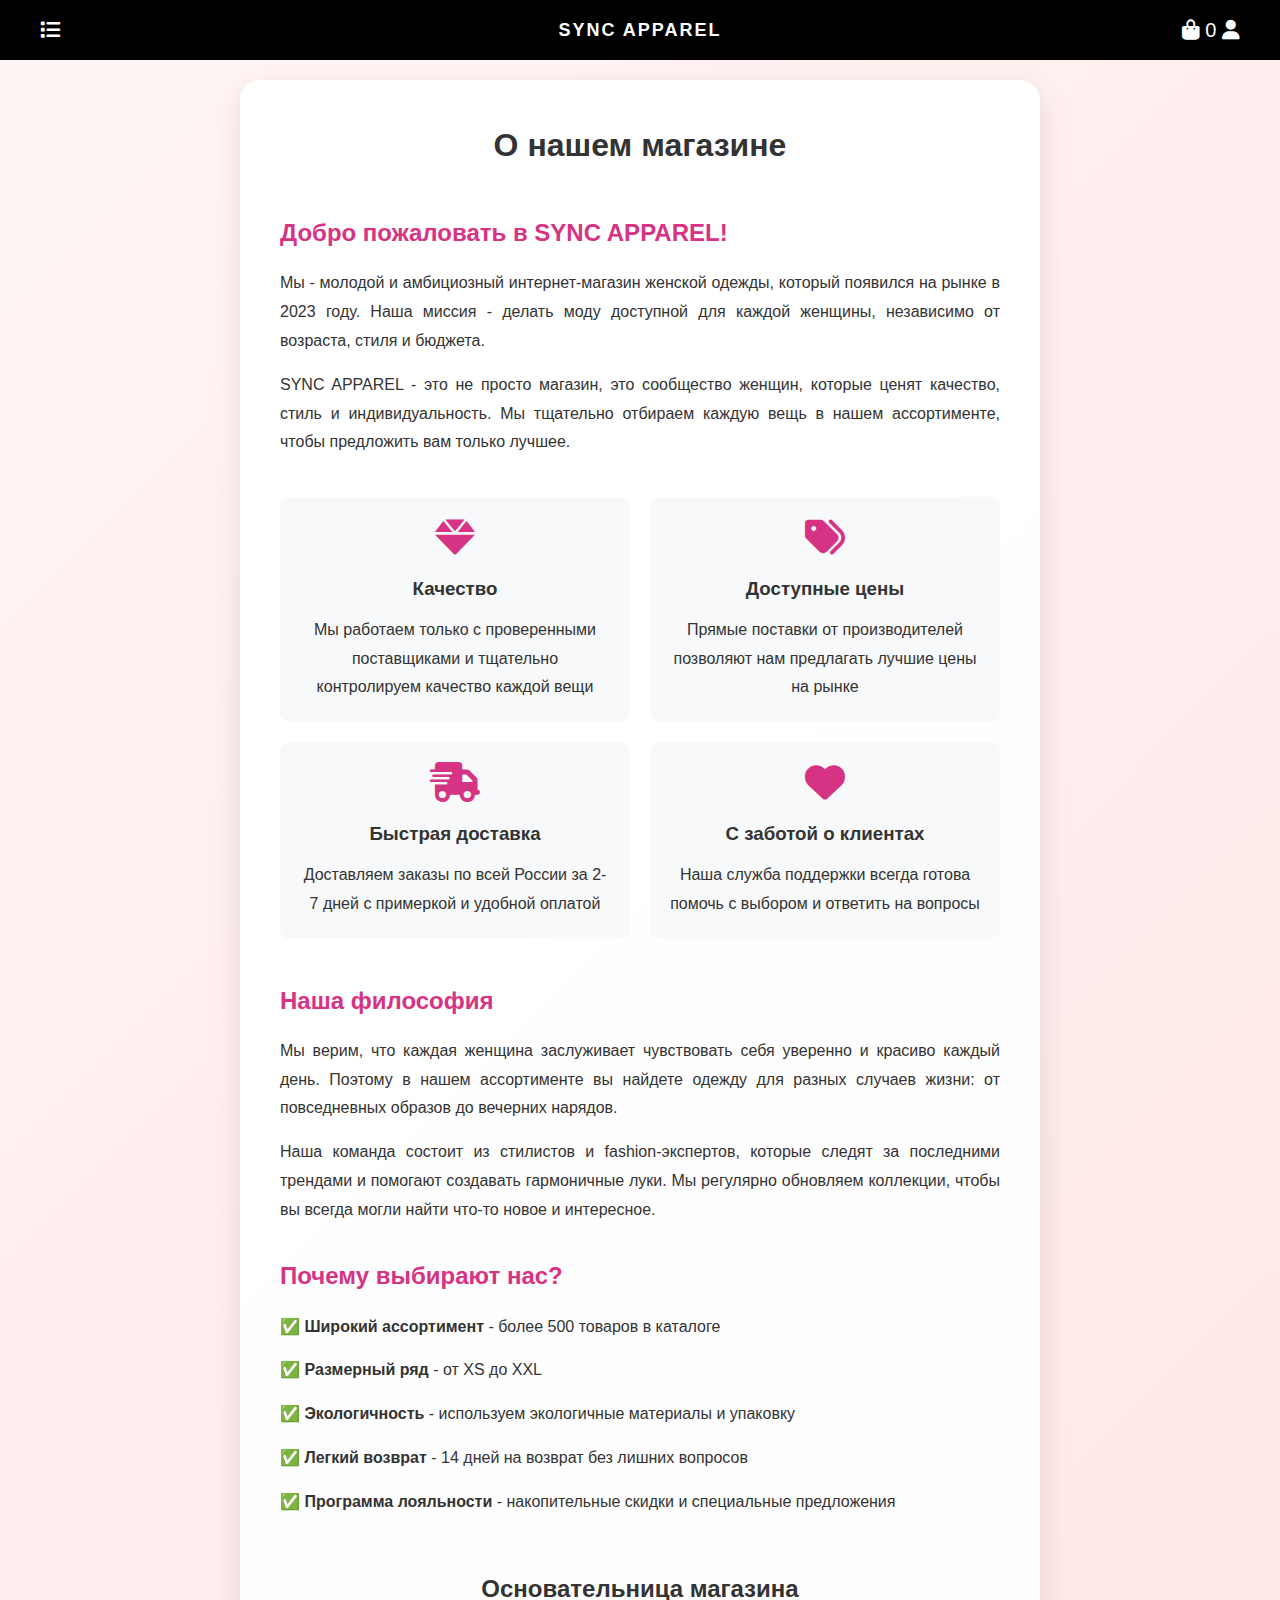
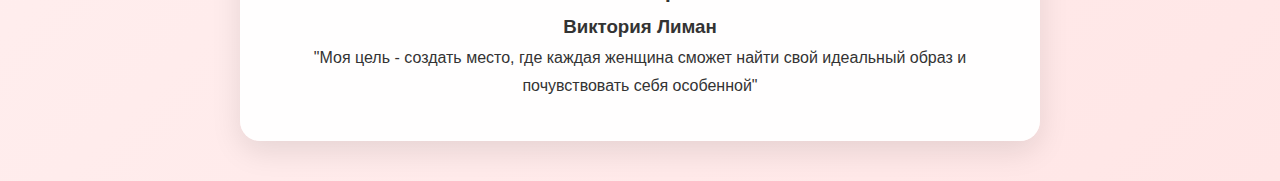
<file: SYNC APPAREL/templates/about.html>
<!DOCTYPE html>
<html lang="ru">
<head>
    <meta charset="UTF-8">
    <meta name="viewport" content="width=device-width, initial-scale=1.0">
    <title>О нас - SYNC APPAREL</title>
    <link rel="stylesheet" href="https://cdnjs.cloudflare.com/ajax/libs/font-awesome/6.0.0/css/all.min.css">
    <style>
        * {
            margin: 0;
            padding: 0;
            box-sizing: border-box;
        }
        
        body {
            font-family: Arial, sans-serif;
            background: linear-gradient(135deg, #fff5f5 0%, #ffe6e6 100%);
            color: #333;
            line-height: 1.6;
        }
        
        .header {
            display: flex;
            justify-content: space-between;
            align-items: center;
            padding: 15px 40px;
            background-color: #000000;
            color: white;
            font-size: 16px;
            height: 60px;
            position: fixed;
            top: 0;
            left: 0;
            right: 0;
            z-index: 1000;
        }
        
        .header-center {
            position: absolute;
            left: 50%;
            transform: translateX(-50%);
            font-size: 18px;
            font-weight: bold;
            letter-spacing: 2px;
        }
        
        .header-center a {
            color: white;
            text-decoration: none;
        }
        
        .header-icon {
            color: white;
            text-decoration: none;
            font-size: 20px;
        }
        
        .about-container {
            max-width: 800px;
            margin: 80px auto 40px;
            padding: 40px;
            background: rgba(255, 255, 255, 0.95);
            border-radius: 20px;
            box-shadow: 0 10px 30px rgba(0,0,0,0.1);
        }
        
        .page-title {
            text-align: center;
            font-size: 32px;
            margin-bottom: 40px;
            color: #333;
        }
        
        .about-content {
            line-height: 1.8;
        }
        
        .about-section {
            margin-bottom: 30px;
        }
        
        .about-section h2 {
            color: #d63384;
            margin-bottom: 15px;
            font-size: 24px;
        }
        
        .about-section p {
            margin-bottom: 15px;
            text-align: justify;
        }
        
        .features {
            display: grid;
            grid-template-columns: repeat(auto-fit, minmax(250px, 1fr));
            gap: 20px;
            margin: 40px 0;
        }
        
        .feature {
            text-align: center;
            padding: 20px;
            background: #f8f9fa;
            border-radius: 10px;
        }
        
        .feature i {
            font-size: 40px;
            color: #d63384;
            margin-bottom: 15px;
        }
        
        .feature h3 {
            margin-bottom: 10px;
            color: #333;
        }
        
        .team {
            text-align: center;
            margin-top: 50px;
        }
        
        .team-member {
            display: inline-block;
            margin: 0 20px;
            text-align: center;
        }
        
        .team-member i {
            font-size: 60px;
            color: #d63384;
            margin-bottom: 10px;
        }
    </style>
</head>
<body>
    <div class="header">
        <div class="header-left">
            <a href="/catalog" class="header-icon">
                <i class="fas fa-list"></i>
            </a>
        </div>
        
        <div class="header-center">
            <a href="/">SYNC APPAREL</a>
        </div>
        
        <div class="header-right">
            <a href="/cart" class="header-icon">
                <i class="fas fa-shopping-bag"></i>
                <span class="cart-count">0</span>
</a>
            <a href="/profile" class="header-icon">
                <i class="fas fa-user"></i>
            </a>
        </div>
    </div>
    
    <!-- О нас -->
    <div class="about-container">
        <h1 class="page-title">О нашем магазине</h1>
        
        <div class="about-content">
            <div class="about-section">
                <h2>Добро пожаловать в SYNC APPAREL!</h2>
                <p>Мы - молодой и амбициозный интернет-магазин женской одежды, который появился на рынке в 2023 году. Наша миссия - делать моду доступной для каждой женщины, независимо от возраста, стиля и бюджета.</p>
                <p>SYNC APPAREL - это не просто магазин, это сообщество женщин, которые ценят качество, стиль и индивидуальность. Мы тщательно отбираем каждую вещь в нашем ассортименте, чтобы предложить вам только лучшее.</p>
            </div>
            
            <div class="features">
                <div class="feature">
                    <i class="fas fa-gem"></i>
                    <h3>Качество</h3>
                    <p>Мы работаем только с проверенными поставщиками и тщательно контролируем качество каждой вещи</p>
                </div>
                <div class="feature">
                    <i class="fas fa-tags"></i>
                    <h3>Доступные цены</h3>
                    <p>Прямые поставки от производителей позволяют нам предлагать лучшие цены на рынке</p>
                </div>
                <div class="feature">
                    <i class="fas fa-shipping-fast"></i>
                    <h3>Быстрая доставка</h3>
                    <p>Доставляем заказы по всей России за 2-7 дней с примеркой и удобной оплатой</p>
                </div>
                <div class="feature">
                    <i class="fas fa-heart"></i>
                    <h3>С заботой о клиентах</h3>
                    <p>Наша служба поддержки всегда готова помочь с выбором и ответить на вопросы</p>
                </div>
            </div>
            
            <div class="about-section">
                <h2>Наша философия</h2>
                <p>Мы верим, что каждая женщина заслуживает чувствовать себя уверенно и красиво каждый день. Поэтому в нашем ассортименте вы найдете одежду для разных случаев жизни: от повседневных образов до вечерних нарядов.</p>
                <p>Наша команда состоит из стилистов и fashion-экспертов, которые следят за последними трендами и помогают создавать гармоничные луки. Мы регулярно обновляем коллекции, чтобы вы всегда могли найти что-то новое и интересное.</p>
            </div>
            
            <div class="about-section">
                <h2>Почему выбирают нас?</h2>
                <p>✅ <strong>Широкий ассортимент</strong> - более 500 товаров в каталоге</p>
                <p>✅ <strong>Размерный ряд</strong> - от XS до XXL</p>
                <p>✅ <strong>Экологичность</strong> - используем экологичные материалы и упаковку</p>
                <p>✅ <strong>Легкий возврат</strong> - 14 дней на возврат без лишних вопросов</p>
                <p>✅ <strong>Программа лояльности</strong> - накопительные скидки и специальные предложения</p>
            </div>
            
            <div class="team">
                <h2>Основательница магазина</h2>
                <div class="team-member">
                    <h3>Виктория Лиман</h3>
                    <p>"Моя цель - создать место, где каждая женщина сможет найти свой идеальный образ и почувствовать себя особенной"</p>
                </div>
            </div>
        </div>
    </div>
</body>
</html>
</file>
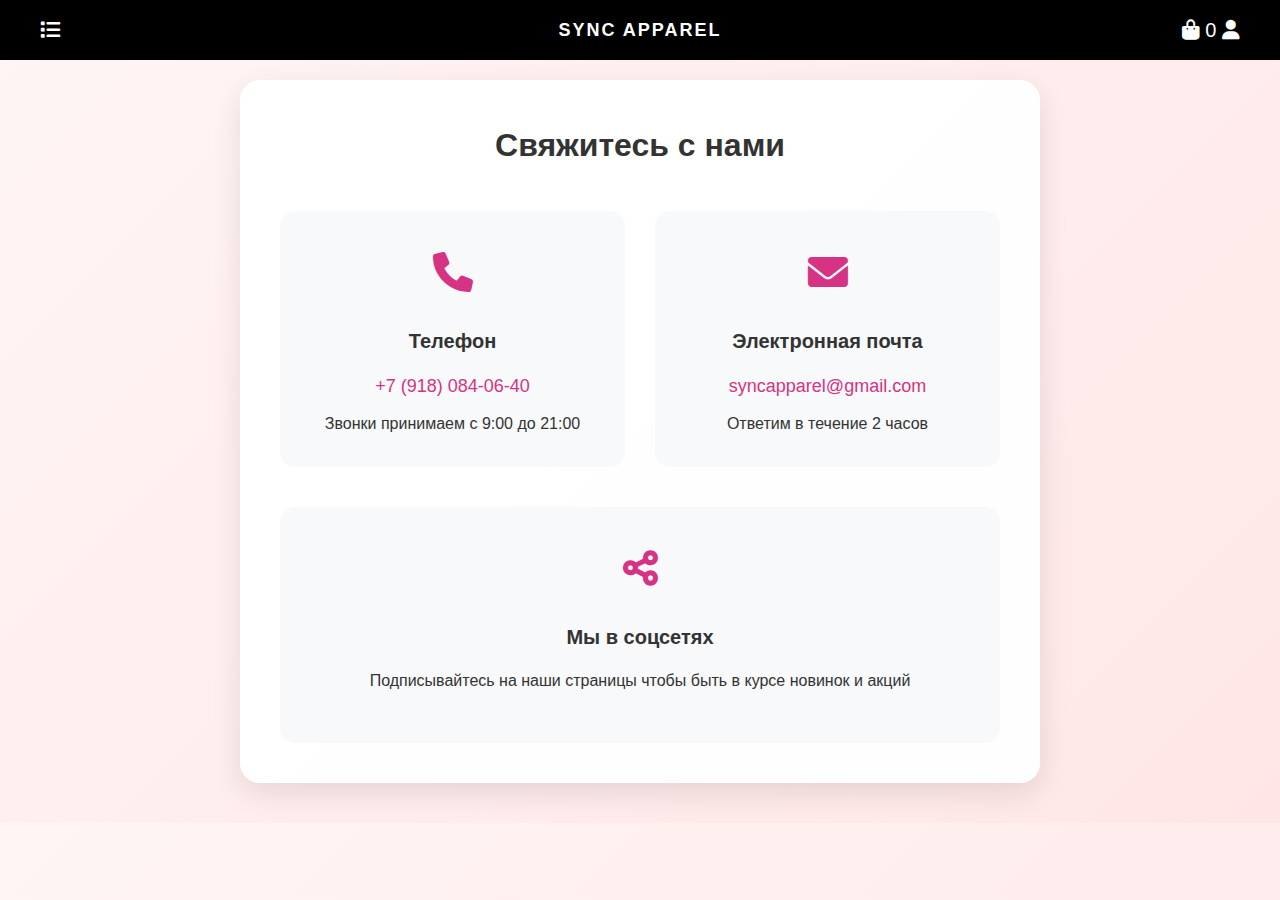
<file: SYNC APPAREL/templates/contacts.html>
<!DOCTYPE html>
<html lang="ru">
<head>
    <meta charset="UTF-8">
    <meta name="viewport" content="width=device-width, initial-scale=1.0">
    <title>Контакты - SYNC APPAREL</title>
    <link rel="stylesheet" href="https://cdnjs.cloudflare.com/ajax/libs/font-awesome/6.0.0/css/all.min.css">
    <style>
        * {
            margin: 0;
            padding: 0;
            box-sizing: border-box;
        }
        
        body {
            font-family: Arial, sans-serif;
            background: linear-gradient(135deg, #fff5f5 0%, #ffe6e6 100%);
            color: #333;
            line-height: 1.6;
        }
        
        .header {
            display: flex;
            justify-content: space-between;
            align-items: center;
            padding: 15px 40px;
            background-color: #000000;
            color: white;
            font-size: 16px;
            height: 60px;
            position: fixed;
            top: 0;
            left: 0;
            right: 0;
            z-index: 1000;
        }
        
        .header-center {
            position: absolute;
            left: 50%;
            transform: translateX(-50%);
            font-size: 18px;
            font-weight: bold;
            letter-spacing: 2px;
        }
        
        .header-center a {
            color: white;
            text-decoration: none;
        }
        
        .header-icon {
            color: white;
            text-decoration: none;
            font-size: 20px;
        }
        
        .contacts-container {
            max-width: 800px;
            margin: 80px auto 40px;
            padding: 40px;
            background: rgba(255, 255, 255, 0.95);
            border-radius: 20px;
            box-shadow: 0 10px 30px rgba(0,0,0,0.1);
        }
        
        .page-title {
            text-align: center;
            font-size: 32px;
            margin-bottom: 40px;
            color: #333;
        }
        
        .contact-info {
            display: grid;
            grid-template-columns: repeat(auto-fit, minmax(300px, 1fr));
            gap: 30px;
            margin-bottom: 40px;
        }
        
        .contact-card {
            background: #f8f9fa;
            padding: 30px;
            border-radius: 15px;
            text-align: center;
            transition: transform 0.3s ease;
        }
        
        .contact-card:hover {
            transform: translateY(-5px);
        }
        
        .contact-icon {
            font-size: 40px;
            color: #d63384;
            margin-bottom: 20px;
        }
        
        .contact-title {
            font-size: 20px;
            font-weight: bold;
            margin-bottom: 15px;
            color: #333;
        }
        
        .contact-detail {
            font-size: 18px;
            margin-bottom: 10px;
            color: #555;
        }
        
        .contact-link {
            color: #d63384;
            text-decoration: none;
            transition: color 0.3s ease;
        }
        
        .contact-link:hover {
            color: #a51c5c;
            text-decoration: underline;
        }
        
        .social-links {
            display: flex;
            justify-content: center;
            gap: 20px;
            margin-top: 20px;
        }
        
        .social-link {
            display: flex;
            align-items: center;
            justify-content: center;
            width: 50px;
            height: 50px;
            background: #000;
            color: white;
            border-radius: 50%;
            text-decoration: none;
            font-size: 20px;
            transition: all 0.3s ease;
        }
        
        .social-link:hover {
            transform: scale(1.1);
            background: #d63384;
        }
.telegram { background: #0088cc; }
        .vk { background: #0077ff; }
        
        .working-hours {
            background: #f8f9fa;
            padding: 25px;
            border-radius: 15px;
            margin-top: 30px;
        }
        
        .working-hours h3 {
            text-align: center;
            margin-bottom: 15px;
            color: #333;
        }
        
        .hours-list {
            list-style: none;
        }
        
        .hours-list li {
            display: flex;
            justify-content: space-between;
            padding: 8px 0;
            border-bottom: 1px solid #eee;
        }
        
        .hours-list li:last-child {
            border-bottom: none;
        }
        
        .day {
            font-weight: bold;
        }
        
        .time {
            color: #d63384;
        }
        
        .support-info {
            text-align: center;
            margin-top: 40px;
            padding: 20px;
            background: linear-gradient(135deg, #fff5f5, #ffe6e6);
            border-radius: 15px;
        }
        
        .support-info p {
            margin-bottom: 10px;
        }
    </style>
</head>
<body>
    <!-- Черная верхняя полоска -->
    <div class="header">
        <div class="header-left">
            <a href="/catalog" class="header-icon">
                <i class="fas fa-list"></i>
            </a>
        </div>
        
        <div class="header-center">
            <a href="/">SYNC APPAREL</a>
        </div>
        
        <div class="header-right">
            <a href="/cart" class="header-icon">
                <i class="fas fa-shopping-bag"></i>
                <span class="cart-count">0</span>
            </a>
            <a href="/profile" class="header-icon">
                <i class="fas fa-user"></i>
            </a>
        </div>
    </div>
    
    <!-- Контакты -->
    <div class="contacts-container">
        <h1 class="page-title">Свяжитесь с нами</h1>
        
        <div class="contact-info">
            <div class="contact-card">
                <div class="contact-icon">
                    <i class="fas fa-phone"></i>
                </div>
                <div class="contact-title">Телефон</div>
                <div class="contact-detail">
                    <a href="tel:+79180840640" class="contact-link">+7 (918) 084-06-40</a>
                </div>
                <p>Звонки принимаем с 9:00 до 21:00</p>
            </div>
            
            <div class="contact-card">
                <div class="contact-icon">
                    <i class="fas fa-envelope"></i>
                </div>
                <div class="contact-title">Электронная почта</div>
                <div class="contact-detail">
                    <a href="mailto:syncapparel@gmail.com" class="contact-link">syncapparel@gmail.com</a>
                </div>
                <p>Ответим в течение 2 часов</p>
            </div>
        </div>
        
        <div class="contact-card">
            <div class="contact-icon">
                <i class="fas fa-share-alt"></i>
            </div>
            <div class="contact-title">Мы в соцсетях</div>
            <p>Подписывайтесь на наши страницы чтобы быть в курсе новинок и акций</p>
            
            <div class="social-links">
                <a href=""
</file>
